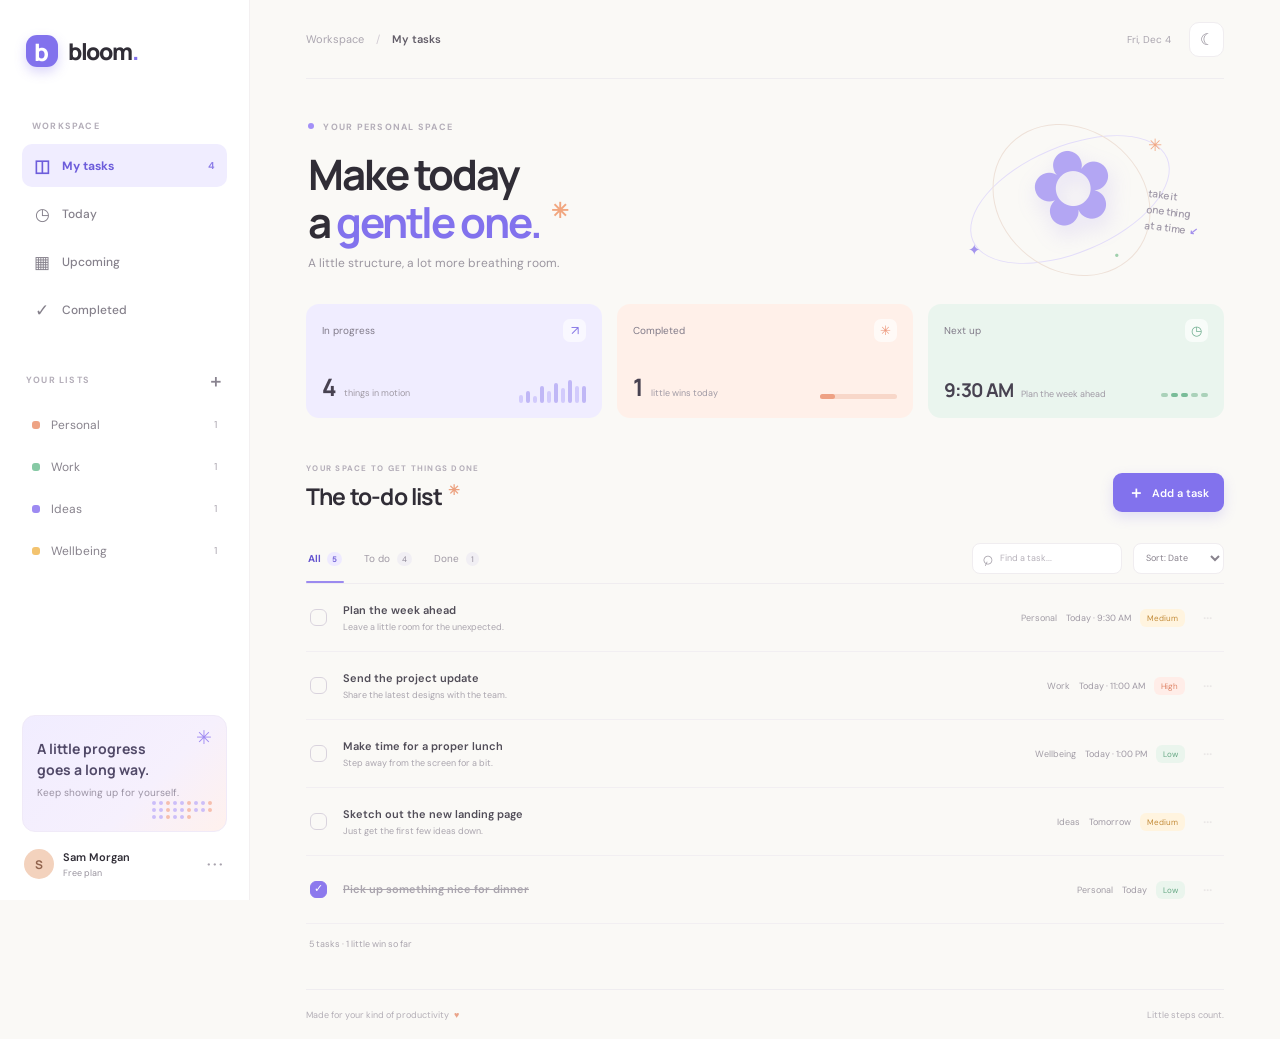
<file: nexora-responsive-landing-page/taskflow-app/index.html>
<!doctype html>
<html lang="en">
<head>
  <meta charset="UTF-8" />
  <meta name="viewport" content="width=device-width, initial-scale=1.0" />
  <meta name="theme-color" content="#f8f7f4" />
  <title>Bloom — your day, in full colour</title>
  <link rel="preconnect" href="https://fonts.googleapis.com" />
  <link rel="preconnect" href="https://fonts.gstatic.com" crossorigin />
  <link href="https://fonts.googleapis.com/css2?family=DM+Sans:wght@400;500;600;700&family=Manrope:wght@400;500;600;700;800&display=swap" rel="stylesheet" />
  <link rel="stylesheet" href="styles.css" />
</head>
<body>
  <div class="app-shell">
    <aside class="sidebar">
      <a class="brand" href="#" aria-label="Bloom home"><span class="brand-mark">b</span><span>bloom<span class="brand-dot">.</span></span></a>
      <div class="workspace-label">WORKSPACE</div>
      <nav class="main-nav" aria-label="Main navigation">
        <button class="nav-item active" data-view="all"><span class="nav-icon">◫</span> My tasks <span class="nav-count" id="navTotal">0</span></button>
        <button class="nav-item" data-view="today"><span class="nav-icon">◷</span> Today</button>
        <button class="nav-item" data-view="upcoming"><span class="nav-icon">▦</span> Upcoming</button>
        <button class="nav-item" data-view="completed"><span class="nav-icon">✓</span> Completed</button>
      </nav>
      <div class="side-heading"><span>YOUR LISTS</span><button class="icon-button small" id="addList" aria-label="Add a list">＋</button></div>
      <div class="list-nav" id="listNav"></div>
      <div class="sidebar-bottom">
        <div class="focus-card"><div class="focus-sparkle">✳</div><p class="focus-title">A little progress<br />goes a long way.</p><p class="focus-sub">Keep showing up for yourself.</p><div class="focus-dots"><i></i><i></i><i></i><i></i><i></i><i></i><i></i><i></i><i></i><i></i><i></i><i></i><i></i><i></i><i></i><i></i><i></i><i></i><i></i><i></i><i></i><i></i><i></i><i></i></div></div>
        <button class="profile"><span class="avatar">S</span><span><strong>Sam Morgan</strong><small>Free plan</small></span><span class="profile-menu">···</span></button>
      </div>
    </aside>

    <main class="main-content">
      <header class="topbar"><div class="breadcrumbs">Workspace <span>/</span> <strong id="breadcrumb">My tasks</strong></div><div class="top-actions"><span class="date-label" id="headerDate"></span><button class="icon-button theme-button" id="themeToggle" aria-label="Toggle dark mode">☾</button></div></header>
      <section class="welcome"><div><div class="eyebrow"><span class="eyebrow-dot"></span> YOUR PERSONAL SPACE</div><h1 id="greeting">Make today<br />a <span>good one.</span> <span class="wave">✳</span></h1><p class="welcome-copy">A little structure, a lot more breathing room.</p></div><div class="welcome-art" aria-hidden="true"><div class="art-orbit orbit-one"></div><div class="art-orbit orbit-two"></div><div class="art-flower">✿</div><span class="art-star star-a">✳</span><span class="art-star star-b">✦</span><span class="art-star star-c">·</span><div class="art-label">take it<br />one thing<br />at a time<span>↙</span></div></div></section>
      <section class="stats" aria-label="Task overview"><div class="stat-card stat-lilac"><div class="stat-top"><span>In progress</span><span class="stat-icon">↗</span></div><div class="stat-bottom"><strong id="inProgressCount">0</strong><span class="stat-caption">things in motion</span><div class="mini-bars"><i></i><i></i><i></i><i></i><i></i><i></i><i></i><i></i><i></i><i></i></div></div></div><div class="stat-card stat-peach"><div class="stat-top"><span>Completed</span><span class="stat-icon">✳</span></div><div class="stat-bottom"><strong id="completedCount">0</strong><span class="stat-caption">little wins today</span><div class="progress-track"><i id="progressBar"></i></div></div></div><div class="stat-card stat-mint"><div class="stat-top"><span>Next up</span><span class="stat-icon">◷</span></div><div class="stat-bottom"><strong class="next-time" id="nextTime">—</strong><span class="stat-caption" id="nextTaskLabel">nothing on the clock</span><div class="next-line"><i></i><i></i><i></i><i></i><i></i></div></div></div></section>
      <section class="tasks-section"><div class="section-heading"><div><div class="eyebrow section-eyebrow">YOUR SPACE TO GET THINGS DONE</div><h2 id="sectionTitle">The to-do list<span class="title-spark">✳</span></h2></div><button class="primary-button" id="openModal"><span>＋</span> Add a task</button></div>
        <div class="toolbar"><div class="filter-tabs" role="tablist" aria-label="Filter tasks"><button class="filter-tab selected" data-filter="all">All <span id="allCount">0</span></button><button class="filter-tab" data-filter="active">To do <span id="todoCount">0</span></button><button class="filter-tab" data-filter="completed">Done <span id="doneCount">0</span></button></div><div class="toolbar-right"><label class="search-box"><span>⌕</span><input id="searchInput" type="search" placeholder="Find a task..." aria-label="Search tasks" /></label><select id="sortSelect" aria-label="Sort tasks"><option value="date">Sort: Date</option><option value="priority">Sort: Priority</option><option value="title">Sort: A–Z</option></select></div></div>
        <div class="task-list" id="taskList" aria-live="polite"></div><div class="list-footer" id="listFooter"></div>
      </section>
      <footer class="footer"><span>Made for your kind of productivity <span class="footer-heart">♥</span></span><span>Little steps count.</span></footer>
    </main>
  </div>
  <div class="toast" id="toast" role="status"></div>
  <div class="modal-backdrop" id="modalBackdrop" aria-hidden="true"><section class="task-modal" role="dialog" aria-modal="true" aria-labelledby="modalTitle"><div class="modal-header"><div><div class="eyebrow">MAKE SOME ROOM FOR IT</div><h2 id="modalTitle">Add a task<span class="title-spark">✳</span></h2></div><button class="icon-button" id="closeModal" aria-label="Close">×</button></div><form id="taskForm" novalidate><input type="hidden" id="editTaskId" /><label class="field-label" for="taskTitle">What needs doing?</label><input id="taskTitle" class="form-control" type="text" placeholder="A tiny step or a big idea..." maxlength="90" required /><div class="field-error" id="titleError"></div><label class="field-label" for="taskNotes">Add a note <span class="optional">(optional)</span></label><textarea id="taskNotes" class="form-control" rows="3" maxlength="240" placeholder="Give yourself a little context..."></textarea><div class="form-row"><div class="form-group"><label class="field-label" for="taskListSelect">List</label><select id="taskListSelect" class="form-control"></select></div><div class="form-group"><label class="field-label" for="taskDate">Due date</label><input id="taskDate" class="form-control" type="date" /></div></div><div class="form-row"><div class="form-group"><label class="field-label" for="taskPriority">Priority</label><select id="taskPriority" class="form-control"><option value="low">Low — easy does it</option><option value="medium" selected>Medium — steady pace</option><option value="high">High — top of the list</option></select></div><div class="form-group"><label class="field-label" for="taskTime">Time <span class="optional">(optional)</span></label><input id="taskTime" class="form-control" type="time" /></div></div><div class="modal-actions"><button class="text-button" type="button" id="cancelModal">Cancel</button><button class="primary-button" type="submit" id="saveTask"><span>✳</span> Add task</button></div></form></section></div>
  <script src="app.js"></script>
</body>
</html>
</file>
<file: nexora-responsive-landing-page/taskflow-app/styles.css>
:root{--paper:#faf9f6;--surface:#fff;--ink:#302d36;--muted:#98939e;--line:#f0edf0;--purple:#8272ed;--purple-dark:#6b5cda;--soft-purple:#eeeaff;--peach:#ff9e7f;--mint:#8dccb0;--shadow:0 12px 38px #5545830b;--font:'DM Sans',sans-serif;--display:'Manrope',sans-serif}*{box-sizing:border-box}body{margin:0;background:var(--paper);color:var(--ink);font-family:var(--font);font-size:14px;-webkit-font-smoothing:antialiased}button,input,textarea,select{font:inherit}button{cursor:pointer}.app-shell{min-height:100vh;max-width:1600px;margin:0 auto;display:grid;grid-template-columns:250px minmax(0,1fr)}.sidebar{position:sticky;top:0;height:100vh;min-height:650px;background:var(--surface);padding:35px 22px 20px;display:flex;flex-direction:column;border-right:1px solid #f3f0f1}.brand{display:flex;align-items:center;gap:10px;text-decoration:none;color:var(--ink);font:800 23px var(--display);letter-spacing:-1.3px;margin:0 0 53px 4px}.brand-mark{display:grid;place-items:center;width:32px;height:32px;color:white;background:var(--purple);border-radius:11px;font:800 24px var(--display);letter-spacing:-2px;padding:0 3px 4px 0;box-shadow:0 5px 12px #8272ed4a}.brand-dot{color:var(--purple)}.workspace-label,.side-heading,.eyebrow{font-size:9px;font-weight:700;letter-spacing:1.2px;color:#b4aeb9}.workspace-label{padding-left:10px;margin-bottom:12px}.main-nav{display:grid;gap:5px}.nav-item{position:relative;width:100%;height:43px;border:0;background:transparent;text-align:left;padding:0 12px;display:flex;align-items:center;gap:12px;border-radius:10px;color:#85808b;font-size:12px;font-weight:500;transition:.2s}.nav-item:hover{background:#f8f6fc;color:var(--purple)}.nav-item.active{background:#f0edff;color:#6d5ddb;font-weight:700}.nav-icon{width:16px;text-align:center;font-size:17px}.nav-count{margin-left:auto;font-size:10px;color:#8e7fe8}.side-heading{margin:38px 4px 15px;display:flex;justify-content:space-between;align-items:center}.icon-button{display:grid;place-items:center;border:1px solid var(--line);background:var(--surface);color:#89838f;width:35px;height:35px;border-radius:10px;font-size:19px;transition:.2s}.icon-button:hover{color:var(--purple);border-color:#d9d2fd;transform:translateY(-1px)}.icon-button.small{width:22px;height:22px;border:none;font-size:17px}.list-nav{display:grid;gap:5px}.list-link{height:37px;display:flex;align-items:center;gap:11px;padding:0 10px;color:#88838d;text-decoration:none;border-radius:9px;font-size:12px;transition:.18s}.list-link:hover,.list-link.selected{background:#faf8fc;color:#504a59}.list-dot{width:8px;height:8px;border-radius:3px;background:#eea384}.list-link:nth-child(2) .list-dot{background:#86c9a4}.list-link:nth-child(3) .list-dot{background:#9d8af2}.list-link:nth-child(4) .list-dot{background:#f3c36f}.list-link small{margin-left:auto;font-size:10px;color:#aaa5af}.sidebar-bottom{margin-top:auto}.focus-card{position:relative;overflow:hidden;padding:16px 14px 18px;background:linear-gradient(135deg,#f1edff,#f6f0fd 62%,#fff1ed);border:1px solid #f0eaf8;border-radius:13px}.focus-sparkle{position:absolute;right:14px;top:9px;color:#a08af2;font-size:19px}.focus-title{font:700 14px/1.5 var(--display);margin:6px 0 6px;color:#514968}.focus-sub{margin:0 0 14px;color:#9b93a4;font-size:10px}.focus-dots{position:absolute;bottom:12px;right:12px;width:62px;display:flex;gap:3px;flex-wrap:wrap}.focus-dots i{width:4px;height:4px;background:#b9aafa;border-radius:50%;opacity:.7}.focus-dots i:nth-child(3n){background:#f4aa91}.profile{width:100%;display:flex;align-items:center;gap:9px;border:0;background:none;text-align:left;padding:17px 2px 1px;color:var(--ink)}.avatar{width:30px;height:30px;display:grid;place-items:center;border-radius:50%;background:#f3d2bd;color:#91634d;font:700 12px var(--display)}.profile strong,.profile small{display:block}.profile strong{font-size:11px;font-weight:600}.profile small{font-size:9px;color:var(--muted);margin-top:3px}.profile-menu{margin-left:auto;letter-spacing:2px;color:#a8a2ad;font-weight:bold}.main-content{max-width:1120px;width:100%;padding:0 56px 0;margin:0 auto;min-width:0}.topbar{height:79px;display:flex;justify-content:space-between;align-items:center;border-bottom:1px solid #efedf0}.breadcrumbs{font-size:11px;color:#aaa5af}.breadcrumbs span{margin:0 9px;color:#d1cbd3}.breadcrumbs strong{color:#625d68;font-weight:600}.top-actions{display:flex;align-items:center;gap:18px}.date-label{font-size:10px;color:#aaa5af}.theme-button{font-size:16px}.welcome{position:relative;display:flex;justify-content:space-between;align-items:center;min-height:215px;padding:32px 2px 23px}.eyebrow{font-size:9px;letter-spacing:1.25px}.eyebrow-dot{display:inline-block;width:6px;height:6px;border-radius:50%;background:#a390f7;margin-right:6px;vertical-align:1px}.welcome h1{font:700 clamp(31px,3.3vw,42px)/1.15 var(--display);letter-spacing:-2.1px;margin:17px 0 9px}.welcome h1>span:first-of-type{color:var(--purple)}.wave{color:#f1a67f;font-size:21px;vertical-align:top;margin-left:4px}.welcome-copy{color:#9b96a0;font-size:12px;margin:0}.welcome-art{position:relative;width:260px;height:170px;margin:0 18px 0 0}.art-orbit{position:absolute;border:1px solid #e3ddfa;border-radius:50%;transform:rotate(-23deg)}.orbit-one{width:212px;height:107px;left:20px;top:35px}.orbit-two{width:167px;height:142px;left:44px;top:18px;transform:rotate(38deg);border-color:#eee1d8}.art-flower{position:absolute;top:27px;left:87px;font-size:102px;line-height:1;color:#b3a6f3;transform:rotate(-14deg);text-shadow:0 9px 22px #9984ec36;animation:float 4s ease-in-out infinite}.art-label{position:absolute;top:77px;right:4px;color:#a19aa9;font:600 10px/1.6 var(--display);transform:rotate(7deg)}.art-label span{color:#a390ec;margin-left:4px}.art-star{position:absolute;color:#f1a784}.star-a{top:23px;right:42px;font-size:17px}.star-b{left:24px;bottom:21px;font-size:15px;color:#a394ed}.star-c{right:84px;bottom:7px;font-size:29px;color:#a0d0ad}.stats{display:grid;grid-template-columns:repeat(3,1fr);gap:15px;margin-bottom:45px}.stat-card{height:114px;border-radius:13px;padding:15px 16px;display:flex;flex-direction:column;justify-content:space-between;overflow:hidden;position:relative}.stat-lilac{background:#f0edff}.stat-peach{background:#fff0e9}.stat-mint{background:#eaf5ee}.stat-top{display:flex;justify-content:space-between;align-items:center;font-size:10px;color:#817b89}.stat-icon{width:23px;height:23px;border-radius:7px;display:grid;place-items:center;background:#ffffffa3;color:#8878e7;font-size:13px}.stat-peach .stat-icon{color:#ed987c}.stat-mint .stat-icon{color:#6cac8c}.stat-bottom{display:flex;align-items:baseline;gap:8px;position:relative}.stat-bottom>strong{font:700 24px var(--display);letter-spacing:-1px;color:#484251}.stat-caption{color:#a09aa5;font-size:9px}.mini-bars{position:absolute;right:0;bottom:0;height:23px;display:flex;gap:3px;align-items:flex-end}.mini-bars i{width:4px;background:#a89cf1;border-radius:4px;opacity:.65}.mini-bars i:nth-child(1){height:8px}.mini-bars i:nth-child(2){height:12px}.mini-bars i:nth-child(3){height:7px}.mini-bars i:nth-child(4){height:17px}.mini-bars i:nth-child(5){height:12px}.mini-bars i:nth-child(6){height:20px}.mini-bars i:nth-child(7){height:15px}.mini-bars i:nth-child(8){height:23px}.mini-bars i:nth-child(n+9){height:17px}.mini-bars i:nth-child(odd){background:#c3bafa}.progress-track{position:absolute;right:0;bottom:4px;width:77px;height:5px;border-radius:9px;background:#f8d7c9}.progress-track i{display:block;width:12%;height:100%;border-radius:inherit;background:#eea184;transition:width .4s}.stat-bottom .next-time{font-size:19px}.next-line{display:flex;gap:3px;position:absolute;right:0;bottom:6px}.next-line i{width:7px;height:4px;border-radius:5px;background:#aad1b9}.next-line i:nth-child(2),.next-line i:nth-child(3){background:#79bc98}.tasks-section{padding-bottom:25px}.section-heading{display:flex;justify-content:space-between;align-items:end;margin-bottom:21px}.section-eyebrow{font-size:8px}.section-heading h2,.modal-header h2{font:700 23px var(--display);letter-spacing:-.8px;margin:7px 0 0}.title-spark{color:#eca17f;font-size:14px;vertical-align:top;margin-left:6px}.primary-button{display:inline-flex;align-items:center;justify-content:center;gap:8px;height:39px;border:0;border-radius:9px;background:var(--purple);box-shadow:0 5px 13px #8272ed32;color:white;padding:0 15px;font-size:11px;font-weight:600;transition:.2s}.primary-button:hover{background:var(--purple-dark);transform:translateY(-2px);box-shadow:0 8px 18px #8272ed4b}.primary-button span{font-size:16px}.toolbar{display:flex;align-items:center;justify-content:space-between;min-height:50px;border-bottom:1px solid var(--line);gap:12px}.filter-tabs{display:flex;gap:18px;height:50px}.filter-tab{position:relative;border:0;background:none;color:#a09aa5;font-size:10px;padding:0 2px}.filter-tab.selected{color:#6555cf;font-weight:700}.filter-tab.selected:after{content:'';position:absolute;bottom:0;left:0;right:0;height:2px;border-radius:2px;background:#9b8aef}.filter-tab span{margin-left:4px;padding:2px 5px;background:#f1eff4;border-radius:9px;font-size:8px;color:#918a98}.filter-tab.selected span{background:#eeeaff;color:#7565d9}.toolbar-right{display:flex;align-items:center;gap:11px}.search-box{height:31px;display:flex;align-items:center;gap:6px;padding:0 8px;border:1px solid var(--line);border-radius:8px;background:var(--surface);color:#a5a0a9}.search-box span{font-size:19px;transform:rotate(-20deg)}.search-box input{width:115px;border:0;outline:0;background:transparent;color:var(--ink);font-size:9px}.search-box input::placeholder{color:#b6b1ba}.toolbar select{height:31px;border:1px solid var(--line);border-radius:8px;background:var(--surface);color:#89838e;padding:0 8px;font-size:9px;outline:none}.task-list{display:grid}.task-row{min-height:68px;display:grid;grid-template-columns:23px minmax(0,1fr) auto 25px;align-items:center;gap:10px;border-bottom:1px solid #f2eff2;padding:8px 4px;animation:fade-up .25s ease both;transition:background .2s}.task-row:hover{background:#ffffffa0}.task-check{appearance:none;width:17px;height:17px;border:1.5px solid #d9d3dd;border-radius:6px;cursor:pointer;position:relative;transition:.2s;margin:0}.task-check:hover{border-color:#8d7ded;background:#f5f1ff}.task-check:checked{border-color:#8c79ed;background:#8c79ed}.task-check:checked:after{content:'✓';position:absolute;inset:-1px 0 0;text-align:center;color:white;font-size:11px}.task-copy{min-width:0}.task-title{font-size:11px;font-weight:600;color:#514d58;line-height:1.5;overflow-wrap:anywhere}.task-row.is-done .task-title{text-decoration:line-through;color:#aaa5ae}.task-note{font-size:9px;color:#aaa5ae;margin-top:3px;overflow:hidden;white-space:nowrap;text-overflow:ellipsis;max-width:520px}.task-meta{display:flex;gap:9px;align-items:center}.task-list-label{font-size:9px;color:#a29da6}.task-date{font-size:9px;color:#9f99a4;white-space:nowrap}.priority{font-size:8px;padding:4px 7px;border-radius:6px;white-space:nowrap}.priority-high{background:#ffede8;color:#de8365}.priority-medium{background:#fff4df;color:#c38b38}.priority-low{background:#eaf5ed;color:#65a783}.task-action{width:25px;height:28px;border:0;border-radius:6px;background:transparent;color:#aaa4ae;font-size:17px;opacity:.2;transition:.2s}.task-row:hover .task-action,.task-action:focus{opacity:1}.task-action:hover{background:#f5f1ff;color:#7869dc}.empty-state{min-height:178px;display:grid;place-content:center;text-align:center;color:#aaa3ae;gap:7px}.empty-illustration{font-size:27px;color:#b6a9ee}.empty-title{font:700 13px var(--display);color:#67616e}.empty-sub{font-size:10px}.list-footer{padding:14px 3px;color:#aaa5ae;font-size:9px}.footer{height:50px;display:flex;align-items:center;justify-content:space-between;border-top:1px solid #efedf0;color:#b4afb7;font-size:9px}.footer-heart{color:#eaa48a;margin-left:3px}.toast{position:fixed;right:25px;bottom:24px;padding:12px 17px;background:#34303c;color:white;border-radius:10px;box-shadow:0 10px 30px #29243332;font-size:11px;opacity:0;transform:translateY(10px);pointer-events:none;transition:.25s;z-index:15}.toast.show{opacity:1;transform:translateY(0)}.modal-backdrop{position:fixed;inset:0;background:#27233364;backdrop-filter:blur(4px);display:grid;place-items:center;padding:18px;z-index:10;opacity:0;visibility:hidden;transition:.2s}.modal-backdrop.open{opacity:1;visibility:visible}.task-modal{width:min(100%,480px);max-height:calc(100vh - 36px);overflow-y:auto;padding:25px;background:var(--surface);border-radius:17px;box-shadow:0 24px 80px #211a372a;transform:translateY(10px) scale(.99);transition:.2s}.modal-backdrop.open .task-modal{transform:translateY(0) scale(1)}.modal-header{display:flex;justify-content:space-between;align-items:flex-start;margin-bottom:21px}.modal-header h2{font-size:22px}.field-label{display:block;margin:14px 0 7px;font-size:10px;font-weight:600;color:#66606d}.optional{font-weight:400;color:#aaa3ae}.form-control{width:100%;height:38px;padding:0 10px;border:1px solid #ebe7ed;border-radius:8px;outline:none;background:var(--surface);color:var(--ink);font-size:11px;transition:.2s}.form-control:focus{border-color:#a597f2;box-shadow:0 0 0 3px #eeeaff}.form-control.invalid{border-color:#e59a83}.form-control::placeholder{color:#bbb5bf}.form-control[type=date],.form-control[type=time]{font-size:10px}.form-control textarea,textarea.form-control{height:auto;min-height:72px;padding-top:10px;resize:vertical}.field-error{color:#d47860;font-size:9px;min-height:12px;margin-top:4px}.form-row{display:grid;grid-template-columns:1fr 1fr;gap:13px}.modal-actions{display:flex;justify-content:flex-end;align-items:center;gap:10px;margin-top:23px}.text-button{height:38px;border:0;background:transparent;color:#99929e;padding:0 12px;font-size:10px}.text-button:hover{color:#6555cf}body.dark{--paper:#201e27;--surface:#292631;--ink:#f0edf4;--muted:#aaa3b3;--line:#393542;--shadow:0 12px 38px #0002}body.dark .sidebar{border-color:#36323e}body.dark .topbar,body.dark .footer,body.dark .toolbar,body.dark .task-row{border-color:#393542}body.dark .breadcrumbs strong,body.dark .task-title{color:#e3dfe9}body.dark .nav-item.active{background:#383249;color:#c0b6ff}body.dark .list-link:hover,body.dark .list-link.selected{background:#33303b;color:#eee}body.dark .task-row:hover{background:#ffffff08}body.dark .task-note,body.dark .task-date,body.dark .task-list-label{color:#aaa4b3}body.dark .stat-bottom>strong{color:#494451}body.dark .search-box,body.dark .toolbar select{background:#302d38;border-color:#423e4b;color:#ddd}body.dark .form-control{border-color:#46414e}body.dark .focus-card{background:linear-gradient(135deg,#353044,#332d38);border-color:#40394a}body.dark .focus-title{color:#e2dbee}@keyframes float{0%,100%{transform:translateY(0) rotate(-14deg)}50%{transform:translateY(-8px) rotate(-10deg)}}@keyframes fade-up{from{opacity:0;transform:translateY(5px)}to{opacity:1;transform:translateY(0)}}
@media(min-width:1400px){.main-content{padding-left:74px;padding-right:74px}.welcome{min-height:230px}.stats{gap:18px}}@media(max-width:1020px){.app-shell{grid-template-columns:214px minmax(0,1fr)}.sidebar{padding-inline:17px}.main-content{padding-inline:35px}.welcome-art{transform:scale(.85);transform-origin:right center;margin-right:0}.task-meta{gap:6px}.task-list-label{display:none}}@media(max-width:760px){.app-shell{display:block}.sidebar{position:sticky;z-index:5;top:0;width:100%;height:auto;min-height:0;padding:11px 16px;background:#ffffffed;backdrop-filter:blur(12px);border-right:0;border-bottom:1px solid #f0edf0;display:flex;flex-direction:row;align-items:center;justify-content:space-between}.brand{font-size:19px;margin:0}.brand-mark{width:29px;height:29px}.workspace-label,.side-heading,.list-nav,.sidebar-bottom{display:none}.main-nav{display:flex;gap:3px}.nav-item{width:37px;height:36px;padding:0;justify-content:center;font-size:0;gap:0}.nav-icon{font-size:16px}.nav-count{display:none}.main-content{padding:0 25px}.topbar{height:62px}.welcome{min-height:195px}.welcome h1{font-size:36px}.welcome-art{width:200px;transform:scale(.78);margin-right:-10px}.stats{gap:10px;margin-bottom:36px}.stat-card{padding:12px;height:104px}.stat-bottom{gap:6px}.stat-bottom>strong{font-size:21px}.stat-caption{font-size:8px}.mini-bars,.progress-track,.next-line{transform:scale(.8);transform-origin:right bottom}.task-meta{flex-direction:column;align-items:flex-end;gap:5px}.task-row{grid-template-columns:22px minmax(0,1fr) auto 23px;gap:7px}.task-date{font-size:8px}.priority{font-size:7px;padding:4px 5px}.toolbar{align-items:flex-start;padding-top:7px;flex-direction:column;gap:4px}.filter-tabs{height:35px}.toolbar-right{width:100%;justify-content:flex-end;padding-bottom:8px}.search-box{margin-right:auto}.search-box input{width:145px}}@media(max-width:500px){.main-content{padding:0 17px}.topbar{height:55px}.date-label{font-size:9px}.top-actions{gap:9px}.theme-button{width:31px;height:31px}.welcome{min-height:180px;padding-top:27px}.welcome h1{font-size:32px;margin-top:14px;letter-spacing:-1.8px}.welcome-copy{font-size:10px}.welcome-art{position:absolute;right:-20px;top:17px;opacity:.52;transform:scale(.66);transform-origin:right center}.eyebrow{font-size:8px}.stats{grid-template-columns:1fr 1fr;gap:9px;margin-bottom:34px}.stat-card{height:94px}.stat-card:last-child{display:none}.section-heading{align-items:center}.section-heading h2{font-size:20px}.section-eyebrow{font-size:7px}.primary-button{height:36px;padding:0 11px;font-size:10px;gap:5px}.task-row{min-height:65px;grid-template-columns:20px minmax(0,1fr) 21px;gap:8px;padding-inline:1px}.task-check{width:16px;height:16px}.task-meta{display:none}.task-action{opacity:.65}.task-note{max-width:235px}.task-title{font-size:10px}.filter-tabs{gap:14px}.footer span:last-child{display:none}.task-modal{padding:20px}.form-row{gap:8px}.form-control{font-size:10px}.search-box input{width:120px}}@media(prefers-reduced-motion:reduce){*,*:before,*:after{scroll-behavior:auto!important;animation-duration:.01ms!important;animation-iteration-count:1!important;transition-duration:.01ms!important}}
</file>
